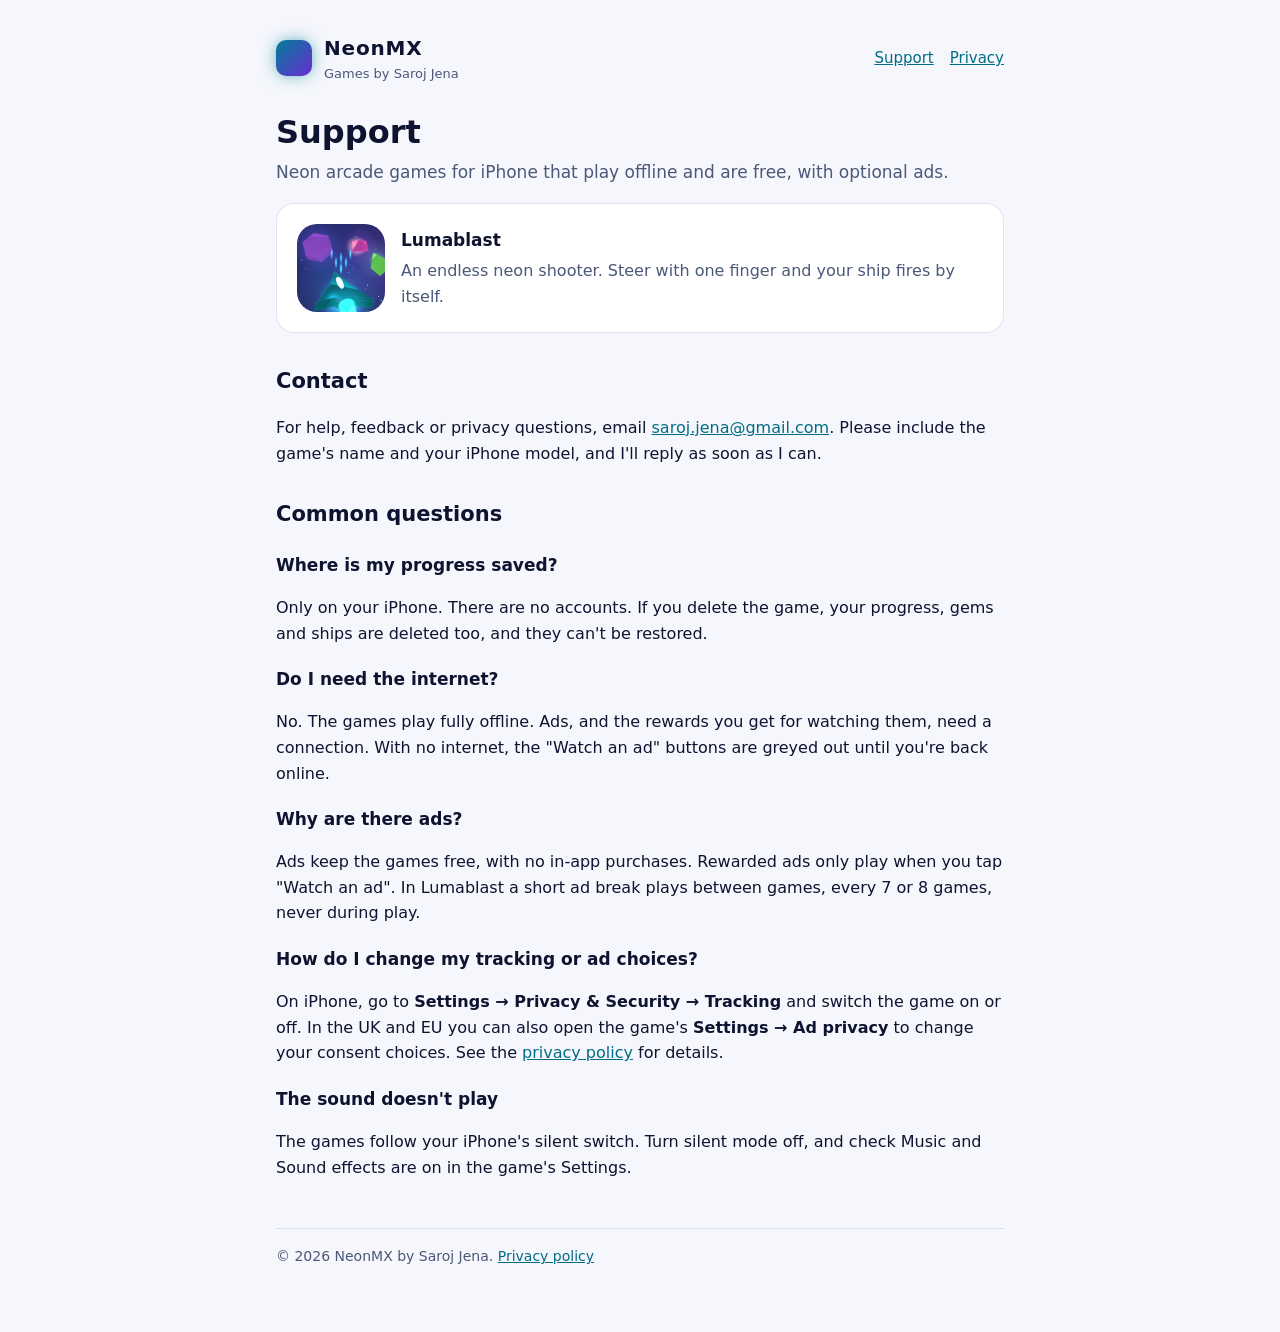
<file: index.html>
<!doctype html>
<html lang="en-GB">
<head>
<meta charset="utf-8">
<meta name="viewport" content="width=device-width, initial-scale=1">
<title>NeonMX Games: Support</title>
<meta name="description" content="Support for NeonMX games by Saroj Jena, including Lumablast.">
<link rel="stylesheet" href="style.css">
</head>
<body>
<div class="wrap">
  <header>
    <div class="mark" aria-hidden="true"></div>
    <div class="brand">NeonMX<small>Games by Saroj Jena</small></div>
    <nav><a href="./">Support</a><a href="privacy.html">Privacy</a></nav>
  </header>

  <h1>Support</h1>
  <p class="lead">Neon arcade games for iPhone that play offline and are free, with optional ads.</p>

  <div class="card game">
    <img src="lumablast-icon.png" alt="Lumablast app icon">
    <div>
      <h3>Lumablast</h3>
      <p>An endless neon shooter. Steer with one finger and your ship fires by itself.</p>
    </div>
  </div>

  <h2>Contact</h2>
  <p>For help, feedback or privacy questions, email <a href="mailto:saroj.jena@gmail.com">saroj.jena@gmail.com</a>. Please include the game's name and your iPhone model, and I'll reply as soon as I can.</p>

  <h2>Common questions</h2>

  <h3>Where is my progress saved?</h3>
  <p>Only on your iPhone. There are no accounts. If you delete the game, your progress, gems and ships are deleted too, and they can't be restored.</p>

  <h3>Do I need the internet?</h3>
  <p>No. The games play fully offline. Ads, and the rewards you get for watching them, need a connection. With no internet, the "Watch an ad" buttons are greyed out until you're back online.</p>

  <h3>Why are there ads?</h3>
  <p>Ads keep the games free, with no in-app purchases. Rewarded ads only play when you tap "Watch an ad". In Lumablast a short ad break plays between games, every 7 or 8 games, never during play.</p>

  <h3>How do I change my tracking or ad choices?</h3>
  <p>On iPhone, go to <b>Settings → Privacy &amp; Security → Tracking</b> and switch the game on or off. In the UK and EU you can also open the game's <b>Settings → Ad privacy</b> to change your consent choices. See the <a href="privacy.html">privacy policy</a> for details.</p>

  <h3>The sound doesn't play</h3>
  <p>The games follow your iPhone's silent switch. Turn silent mode off, and check Music and Sound effects are on in the game's Settings.</p>

  <footer>&copy; 2026 NeonMX by Saroj Jena. <a href="privacy.html">Privacy policy</a></footer>
</div>
</body>
</html>
</file>
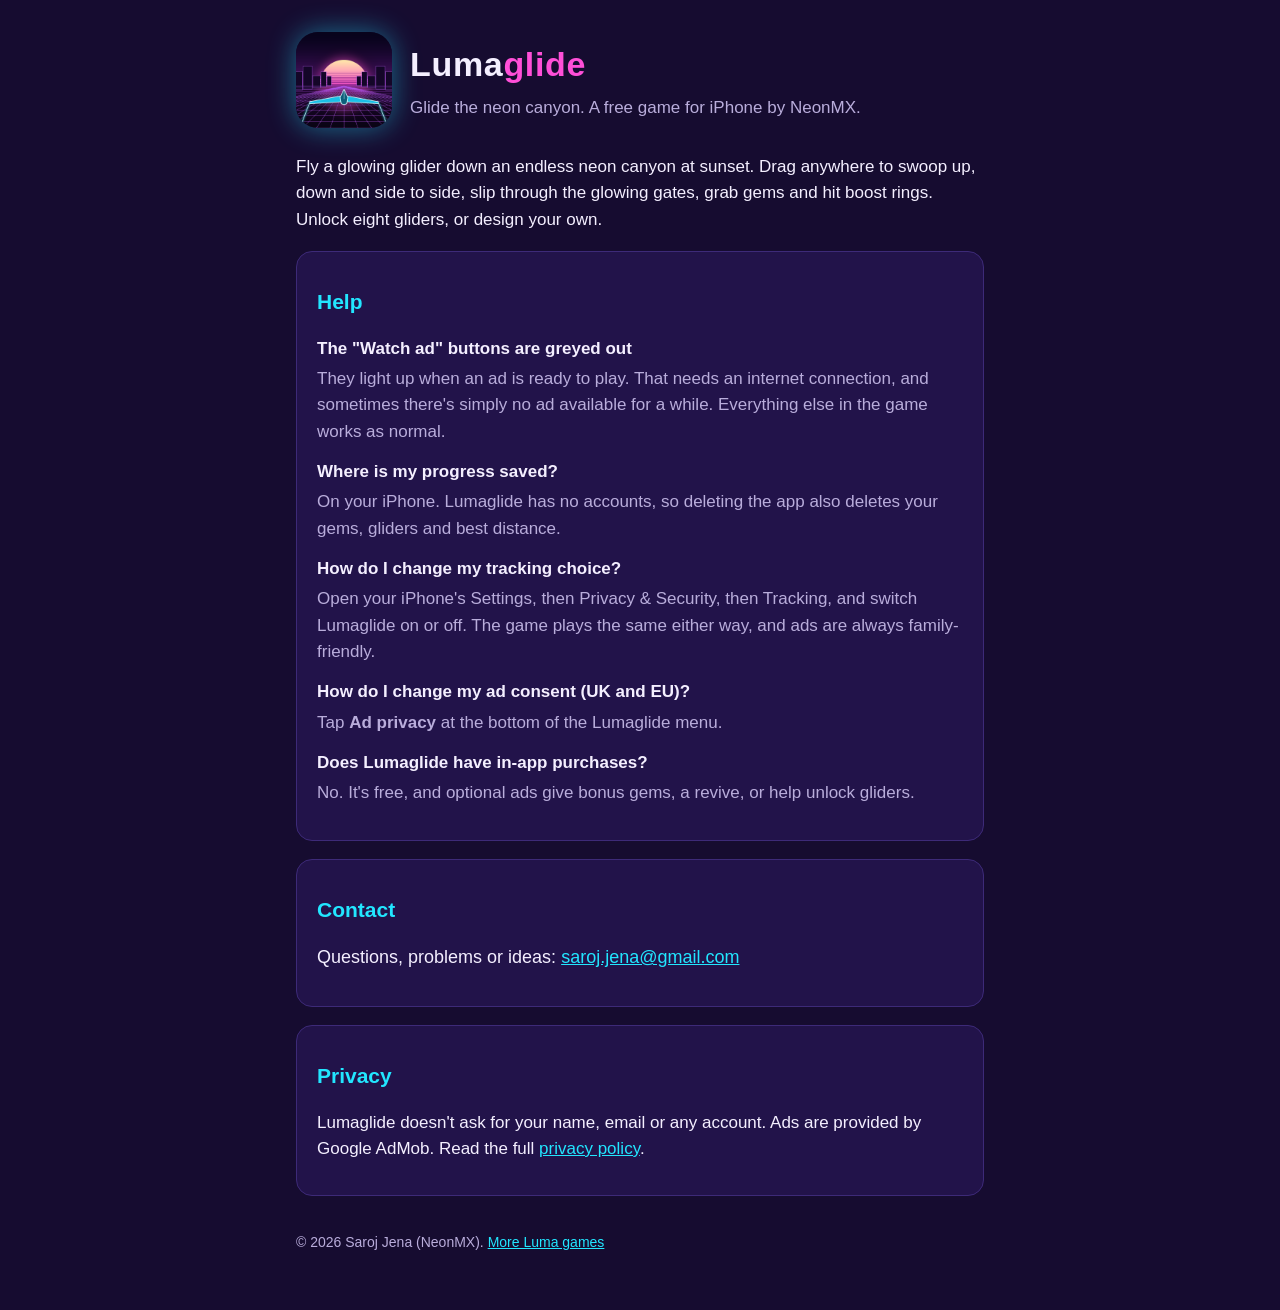
<file: lumaglide.html>
<!doctype html>
<html lang="en">
<head>
<meta charset="utf-8">
<meta name="viewport" content="width=device-width, initial-scale=1">
<title>Lumaglide: Support</title>
<meta name="description" content="Lumaglide, a neon glider game for iPhone by NeonMX. Help, contact and privacy.">
<link rel="icon" href="lumaglide-icon.png">
<style>
  :root { --bg: #160c30; --panel: #22134a; --ink: #f4efff; --dim: #b9addb; --cyan: #22e6ff; --pink: #ff4fd8; --line: #3d2a78; }
  * { box-sizing: border-box; }
  body { margin: 0; background: var(--bg); color: var(--ink); font: 17px/1.55 -apple-system, BlinkMacSystemFont, "Segoe UI", Roboto, sans-serif; }
  main { max-width: 720px; margin: 0 auto; padding: 32px 16px 56px; }
  header { display: flex; align-items: center; gap: 18px; margin-bottom: 26px; }
  header img { width: 96px; height: 96px; border-radius: 22px; box-shadow: 0 0 28px rgba(34, 230, 255, 0.45); }
  h1 { margin: 0; font-size: 34px; letter-spacing: 0.02em; }
  h1 span { color: var(--pink); }
  .tag { margin: 4px 0 0; color: var(--dim); }
  h2 { font-size: 21px; margin: 30px 0 10px; color: var(--cyan); }
  section { background: var(--panel); border: 1px solid var(--line); border-radius: 16px; padding: 4px 20px 16px; margin-top: 18px; }
  dt { font-weight: 700; margin-top: 14px; }
  dd { margin: 4px 0 0; color: var(--dim); }
  a { color: var(--cyan); }
  .contact { font-size: 18px; }
  footer { margin-top: 36px; color: var(--dim); font-size: 14px; }
</style>
</head>
<body>
<main>
  <header>
    <img src="lumaglide-icon.png" alt="Lumaglide app icon">
    <div>
      <h1>Luma<span>glide</span></h1>
      <p class="tag">Glide the neon canyon. A free game for iPhone by NeonMX.</p>
    </div>
  </header>

  <p>Fly a glowing glider down an endless neon canyon at sunset. Drag anywhere to swoop up, down and side to side, slip through the glowing gates, grab gems and hit boost rings. Unlock eight gliders, or design your own.</p>

  <section>
    <h2>Help</h2>
    <dl>
      <dt>The "Watch ad" buttons are greyed out</dt>
      <dd>They light up when an ad is ready to play. That needs an internet connection, and sometimes there's simply no ad available for a while. Everything else in the game works as normal.</dd>
      <dt>Where is my progress saved?</dt>
      <dd>On your iPhone. Lumaglide has no accounts, so deleting the app also deletes your gems, gliders and best distance.</dd>
      <dt>How do I change my tracking choice?</dt>
      <dd>Open your iPhone's Settings, then Privacy &amp; Security, then Tracking, and switch Lumaglide on or off. The game plays the same either way, and ads are always family-friendly.</dd>
      <dt>How do I change my ad consent (UK and EU)?</dt>
      <dd>Tap <b>Ad privacy</b> at the bottom of the Lumaglide menu.</dd>
      <dt>Does Lumaglide have in-app purchases?</dt>
      <dd>No. It's free, and optional ads give bonus gems, a revive, or help unlock gliders.</dd>
    </dl>
  </section>

  <section>
    <h2>Contact</h2>
    <p class="contact">Questions, problems or ideas: <a href="mailto:saroj.jena@gmail.com?subject=Lumaglide">saroj.jena@gmail.com</a></p>
  </section>

  <section>
    <h2>Privacy</h2>
    <p>Lumaglide doesn't ask for your name, email or any account. Ads are provided by Google AdMob. Read the full <a href="privacy.html">privacy policy</a>.</p>
  </section>

  <footer>&copy; 2026 Saroj Jena (NeonMX). <a href="index.html">More Luma games</a></footer>
</main>
</body>
</html>
</file>
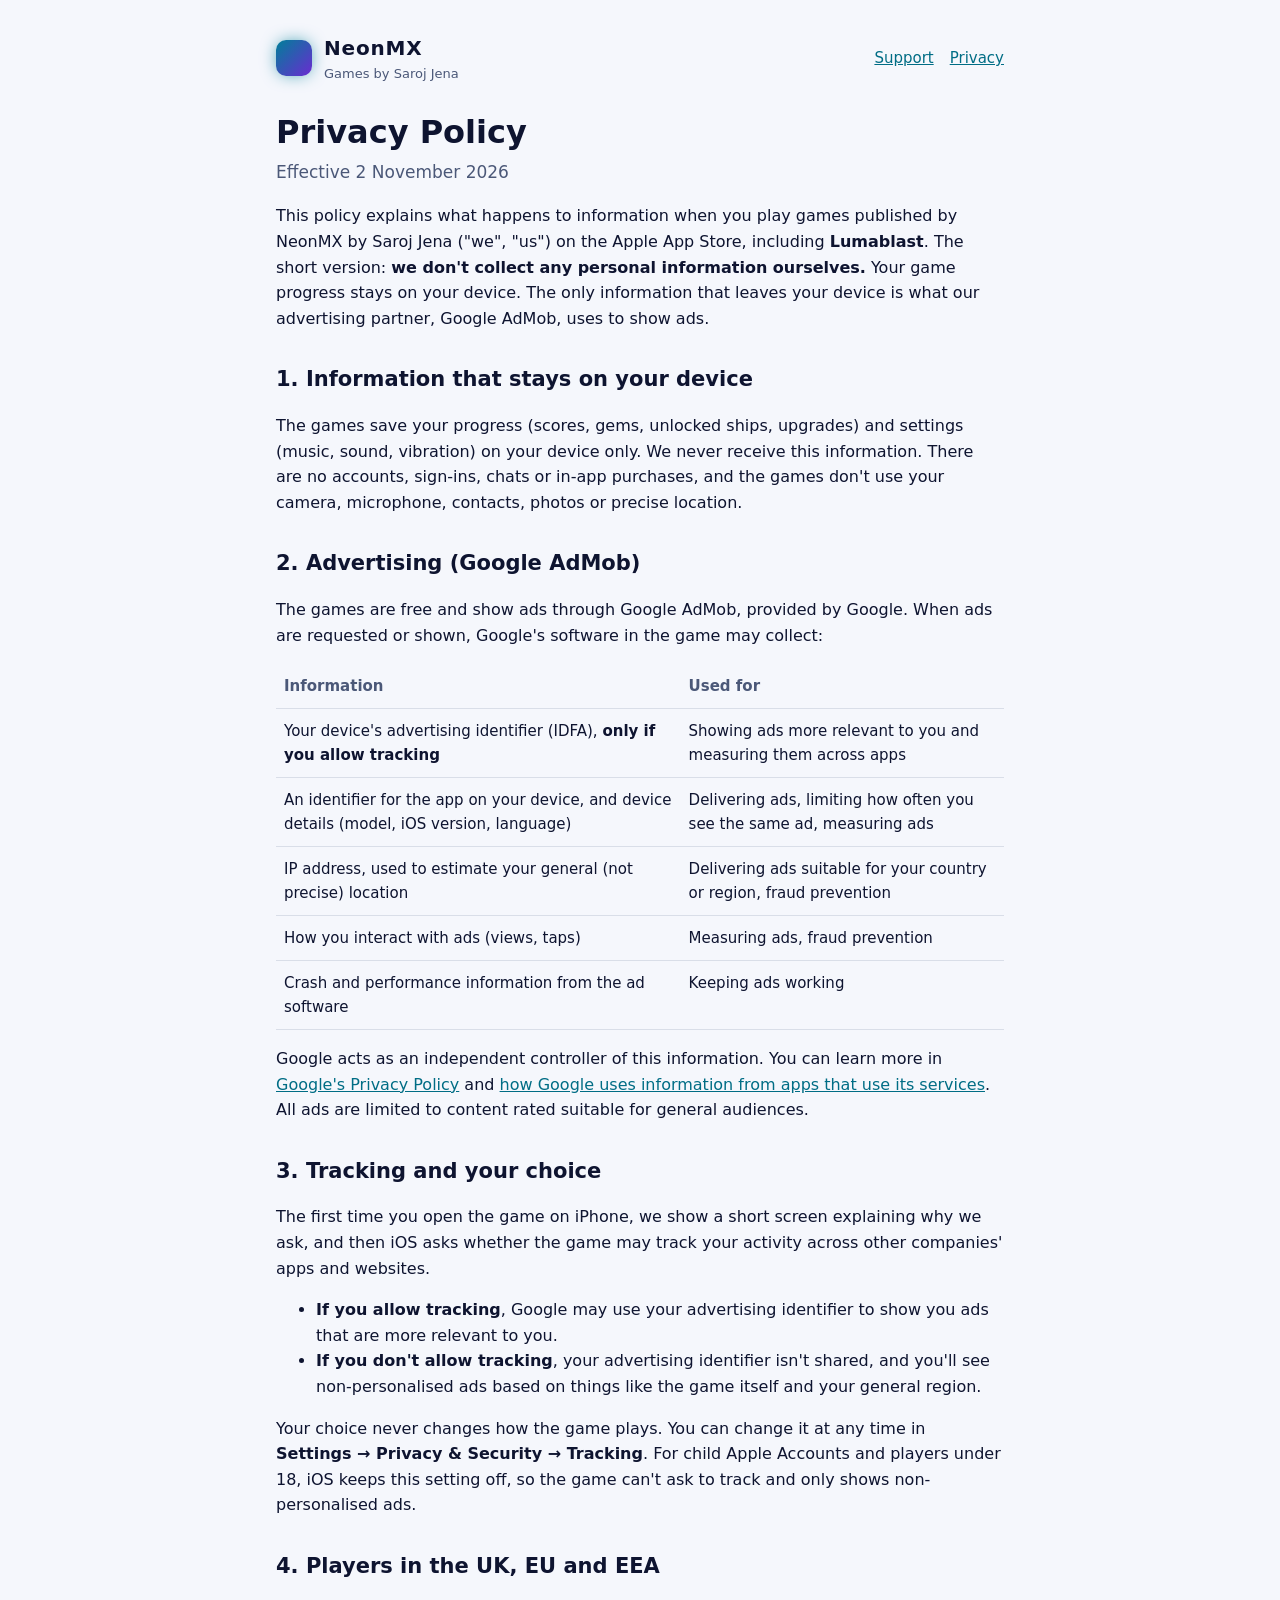
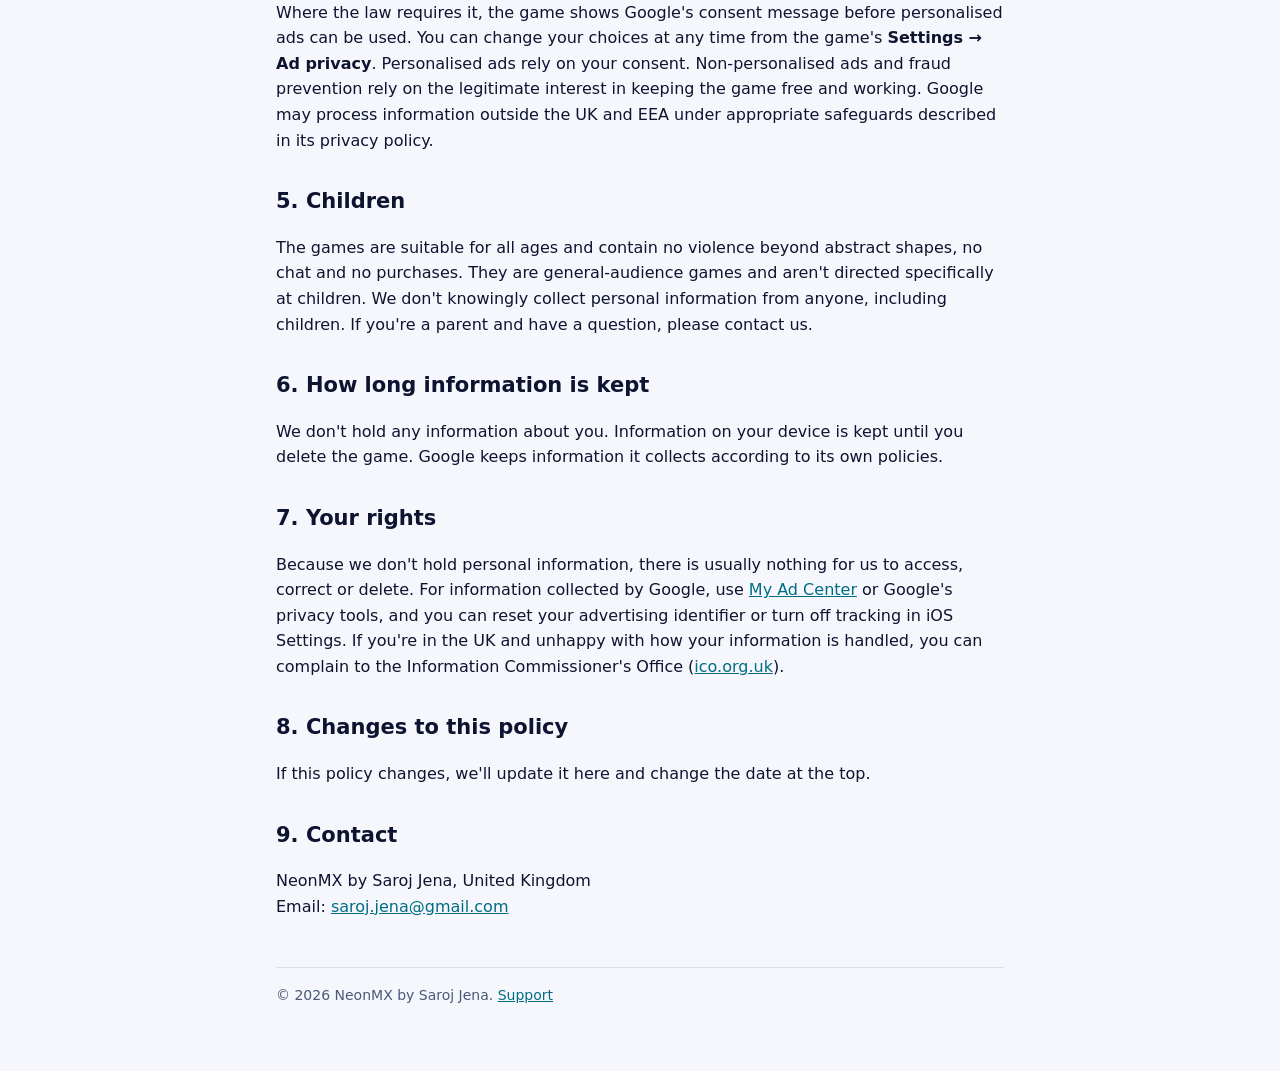
<file: privacy.html>
<!doctype html>
<html lang="en-GB">
<head>
<meta charset="utf-8">
<meta name="viewport" content="width=device-width, initial-scale=1">
<title>NeonMX Games: Privacy Policy</title>
<meta name="description" content="Privacy policy for NeonMX games by Saroj Jena, including Lumablast.">
<link rel="stylesheet" href="style.css">
</head>
<body>
<div class="wrap">
  <header>
    <div class="mark" aria-hidden="true"></div>
    <div class="brand">NeonMX<small>Games by Saroj Jena</small></div>
    <nav><a href="./">Support</a><a href="privacy.html">Privacy</a></nav>
  </header>

  <h1>Privacy Policy</h1>
  <p class="lead">Effective 2 November 2026</p>

  <p>This policy explains what happens to information when you play games published by NeonMX by Saroj Jena ("we", "us") on the Apple App Store, including <b>Lumablast</b>. The short version: <b>we don't collect any personal information ourselves.</b> Your game progress stays on your device. The only information that leaves your device is what our advertising partner, Google AdMob, uses to show ads.</p>

  <h2>1. Information that stays on your device</h2>
  <p>The games save your progress (scores, gems, unlocked ships, upgrades) and settings (music, sound, vibration) on your device only. We never receive this information. There are no accounts, sign-ins, chats or in-app purchases, and the games don't use your camera, microphone, contacts, photos or precise location.</p>

  <h2>2. Advertising (Google AdMob)</h2>
  <p>The games are free and show ads through Google AdMob, provided by Google. When ads are requested or shown, Google's software in the game may collect:</p>
  <table>
    <tr><th>Information</th><th>Used for</th></tr>
    <tr><td>Your device's advertising identifier (IDFA), <b>only if you allow tracking</b></td><td>Showing ads more relevant to you and measuring them across apps</td></tr>
    <tr><td>An identifier for the app on your device, and device details (model, iOS version, language)</td><td>Delivering ads, limiting how often you see the same ad, measuring ads</td></tr>
    <tr><td>IP address, used to estimate your general (not precise) location</td><td>Delivering ads suitable for your country or region, fraud prevention</td></tr>
    <tr><td>How you interact with ads (views, taps)</td><td>Measuring ads, fraud prevention</td></tr>
    <tr><td>Crash and performance information from the ad software</td><td>Keeping ads working</td></tr>
  </table>
  <p>Google acts as an independent controller of this information. You can learn more in <a href="https://policies.google.com/privacy" rel="noopener">Google's Privacy Policy</a> and <a href="https://policies.google.com/technologies/partner-sites" rel="noopener">how Google uses information from apps that use its services</a>. All ads are limited to content rated suitable for general audiences.</p>

  <h2>3. Tracking and your choice</h2>
  <p>The first time you open the game on iPhone, we show a short screen explaining why we ask, and then iOS asks whether the game may track your activity across other companies' apps and websites.</p>
  <ul>
    <li><b>If you allow tracking</b>, Google may use your advertising identifier to show you ads that are more relevant to you.</li>
    <li><b>If you don't allow tracking</b>, your advertising identifier isn't shared, and you'll see non-personalised ads based on things like the game itself and your general region.</li>
  </ul>
  <p>Your choice never changes how the game plays. You can change it at any time in <b>Settings → Privacy &amp; Security → Tracking</b>. For child Apple Accounts and players under 18, iOS keeps this setting off, so the game can't ask to track and only shows non-personalised ads.</p>

  <h2>4. Players in the UK, EU and EEA</h2>
  <p>Where the law requires it, the game shows Google's consent message before personalised ads can be used. You can change your choices at any time from the game's <b>Settings → Ad privacy</b>. Personalised ads rely on your consent. Non-personalised ads and fraud prevention rely on the legitimate interest in keeping the game free and working. Google may process information outside the UK and EEA under appropriate safeguards described in its privacy policy.</p>

  <h2>5. Children</h2>
  <p>The games are suitable for all ages and contain no violence beyond abstract shapes, no chat and no purchases. They are general-audience games and aren't directed specifically at children. We don't knowingly collect personal information from anyone, including children. If you're a parent and have a question, please contact us.</p>

  <h2>6. How long information is kept</h2>
  <p>We don't hold any information about you. Information on your device is kept until you delete the game. Google keeps information it collects according to its own policies.</p>

  <h2>7. Your rights</h2>
  <p>Because we don't hold personal information, there is usually nothing for us to access, correct or delete. For information collected by Google, use <a href="https://myadcenter.google.com" rel="noopener">My Ad Center</a> or Google's privacy tools, and you can reset your advertising identifier or turn off tracking in iOS Settings. If you're in the UK and unhappy with how your information is handled, you can complain to the Information Commissioner's Office (<a href="https://ico.org.uk" rel="noopener">ico.org.uk</a>).</p>

  <h2>8. Changes to this policy</h2>
  <p>If this policy changes, we'll update it here and change the date at the top.</p>

  <h2>9. Contact</h2>
  <p>NeonMX by Saroj Jena, United Kingdom<br>Email: <a href="mailto:saroj.jena@gmail.com">saroj.jena@gmail.com</a></p>

  <footer>&copy; 2026 NeonMX by Saroj Jena. <a href="./">Support</a></footer>
</div>
</body>
</html>
</file>
<file: style.css>
:root {
  --bg: #04060f; --panel: #0b1022; --line: rgba(140, 200, 255, 0.16);
  --ink: #eaf3ff; --dim: #9aabc8; --a: #22e8ff; --c: #b45cff; --link: #5ff4ff;
}
@media (prefers-color-scheme: light) {
  :root:not([data-theme="dark"]) { --bg: #f5f7fc; --panel: #ffffff; --line: rgba(20, 40, 90, 0.12); --ink: #0e1430; --dim: #4b5878; --a: #007f99; --c: #6a2bd1; --link: #006d85; }
}
* { box-sizing: border-box; }
html { -webkit-text-size-adjust: 100%; }
body {
  margin: 0; background: var(--bg); color: var(--ink);
  font: 16px/1.6 system-ui, -apple-system, "Segoe UI", Roboto, sans-serif;
}
.wrap { max-width: 760px; margin: 0 auto; padding: 32px 16px 64px; }
header { display: flex; align-items: center; gap: 12px; margin-bottom: 28px; }
.mark { width: 36px; height: 36px; border-radius: 10px; background: linear-gradient(135deg, var(--a), var(--c)); box-shadow: 0 0 18px -4px var(--a); flex: none; }
.brand { font-weight: 800; letter-spacing: 0.04em; font-size: 20px; }
.brand small { display: block; font-weight: 500; letter-spacing: 0; color: var(--dim); font-size: 13px; }
nav { margin-left: auto; display: flex; gap: 16px; font-size: 15px; }
a { color: var(--link); }
h1 { font-size: 32px; line-height: 1.2; margin: 0 0 8px; }
h2 { font-size: 21px; margin: 32px 0 8px; }
h3 { font-size: 17px; margin: 20px 0 4px; }
p, li { color: var(--ink); }
.lead { color: var(--dim); font-size: 17px; margin-top: 0; }
.card { background: var(--panel); border: 1px solid var(--line); border-radius: 18px; padding: 20px; margin: 16px 0; }
.game { display: flex; gap: 16px; align-items: center; }
.game img { width: 88px; height: 88px; border-radius: 20px; flex: none; }
.game h3 { margin: 0 0 4px; }
.game p { margin: 0; color: var(--dim); }
.btn { display: inline-block; margin-top: 10px; padding: 10px 18px; border-radius: 12px; border: 1px solid var(--a); color: var(--ink); text-decoration: none; font-weight: 700; }
.muted { color: var(--dim); font-size: 14px; }
table { width: 100%; border-collapse: collapse; font-size: 15px; }
th, td { text-align: left; vertical-align: top; padding: 10px 8px; border-bottom: 1px solid var(--line); }
th { color: var(--dim); font-weight: 600; }
footer { margin-top: 48px; color: var(--dim); font-size: 14px; border-top: 1px solid var(--line); padding-top: 16px; }
@media (max-width: 520px) { h1 { font-size: 26px; } nav { gap: 12px; } .game img { width: 72px; height: 72px; } th, td { padding: 8px 4px; } }
</file>
